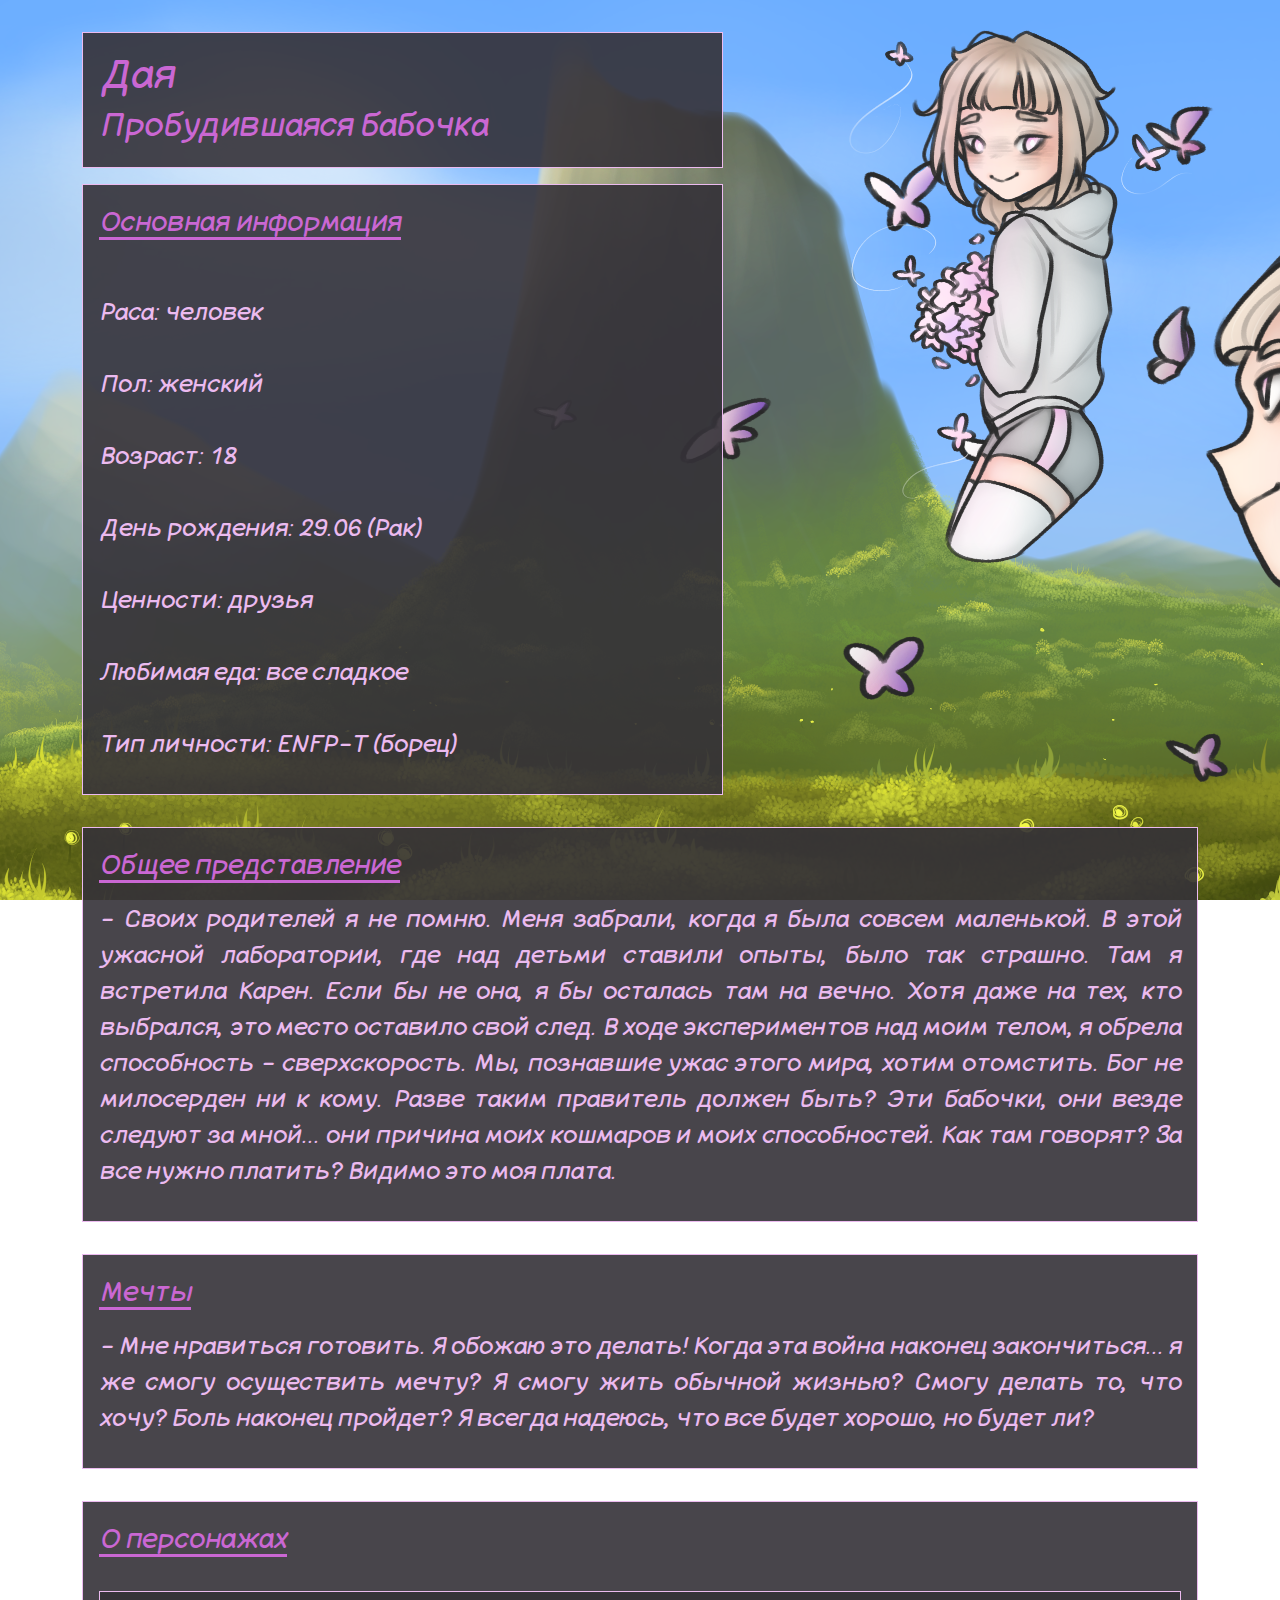
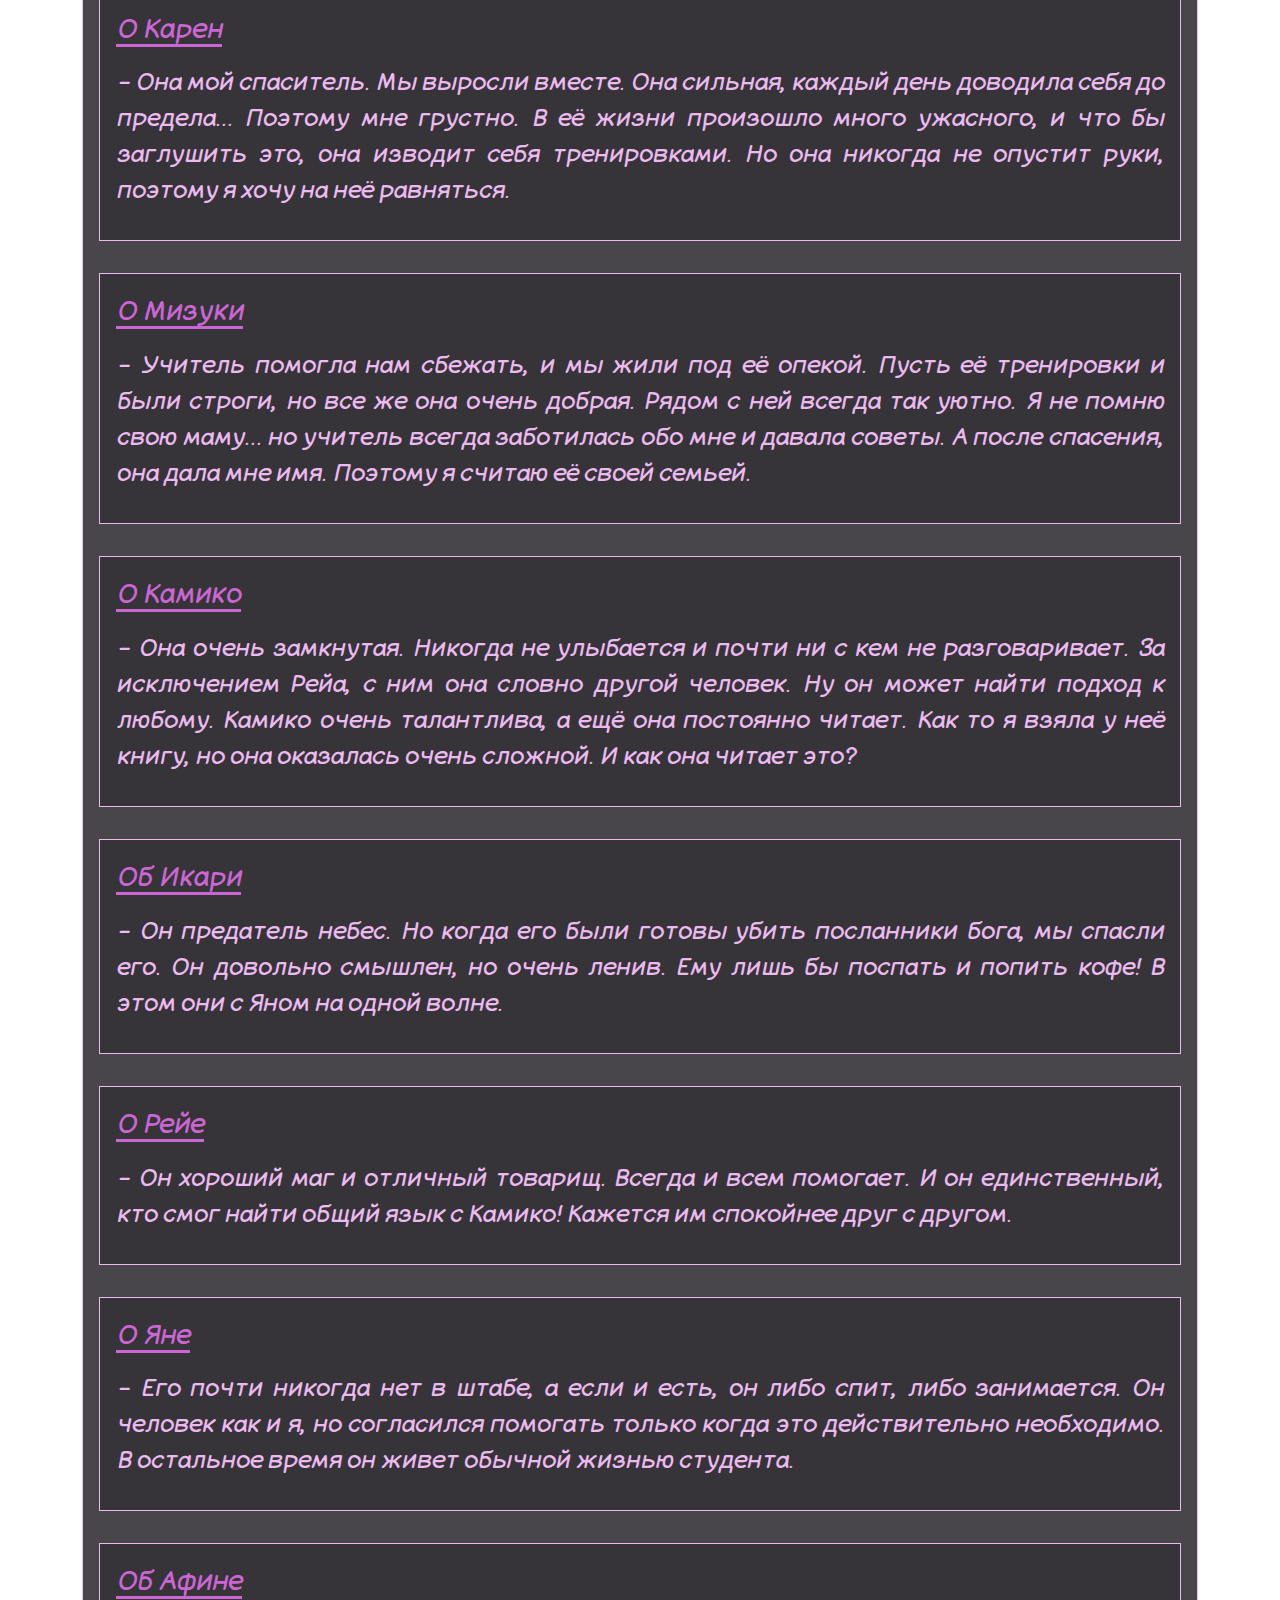
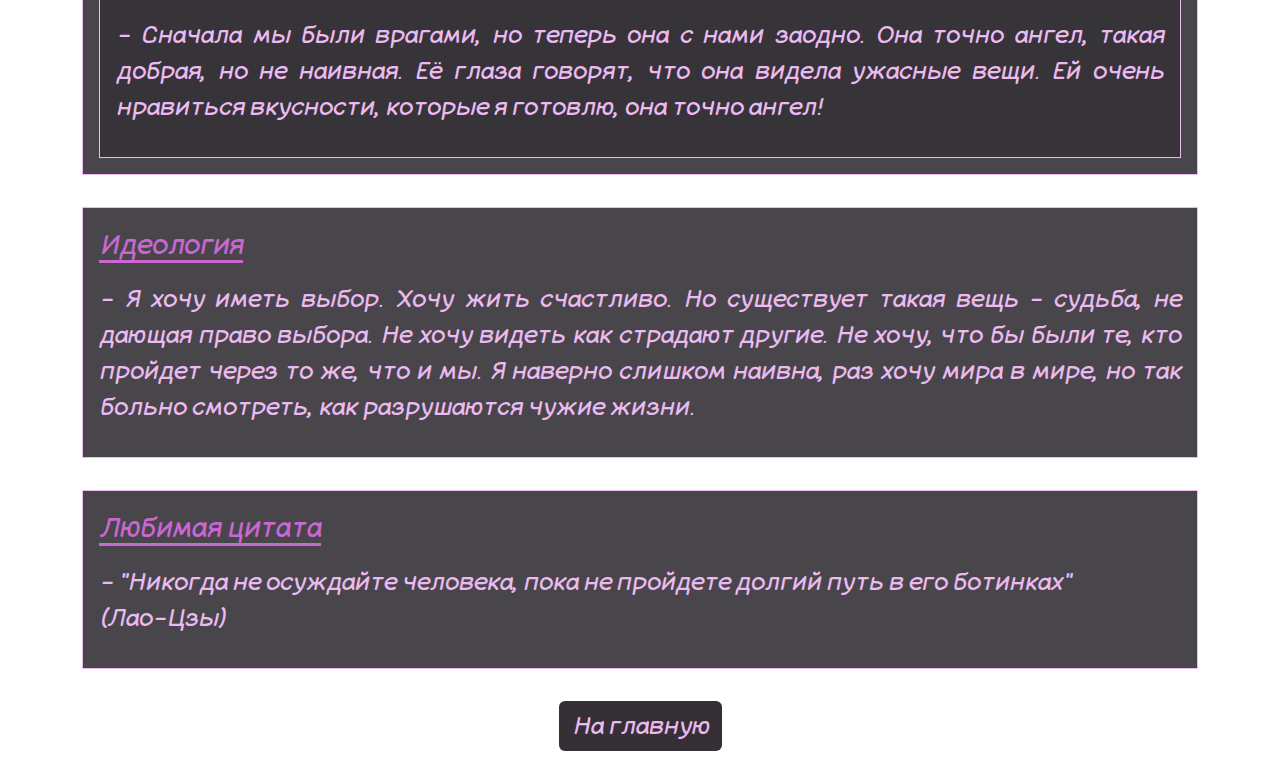
<file: Muis/Daya.html>
<!DOCTYPE html>
<html lang="en">
<head>
	<meta charset="UTF-8">
	<meta name="viewport" content="width=device-width, initial-scale=1.0">
	<title>Daya</title>
	  <link href="css/bootstrap.css" rel="stylesheet">
    <link href="css/daya.css" rel="stylesheet">
     <link rel="icon" href="img/icon.png">
</head>
<body>

<main>
	<div class="container">
		<div class="row">
			<div class="col-lg-7 col-md-6 col-sm-6">
				<div class="header">
				<h1>Дая</h1>
				<h2>Пробудившаяся бабочка</h2>
			    </div>
				    <div class="info">
  						<p class="tx-1">Основная информация</p>
  						<p class="tx-2"><br>Раса: человек</br>
                          <br>Пол: женский</br>
                          <br>Возраст: 18</br>
                          <br>День рождения: 29.06 (Рак)</br>
                          <br>Ценности: друзья</br>
                          <br>Любимая еда: все сладкое</br>
                          <br>Тип личности: ENFP-T (борец)</br></p>
  					</div>
			</div>
			<div class="imgc col-lg-4 col-md-3 col-sm-3 offset-lg-1">
				<img src="img/daya.png">
			</div>
		</div>

		<div class="row-1">
			<div class="col-lg-12 col-md-12 col-sm-12">
				<p class="tx-1">Общее представление</p>
				<p class="tx-2">- Своих родителей я не помню. Меня забрали, когда я была совсем маленькой. В этой ужасной лаборатории, где над детьми ставили опыты, было так страшно. Там я встретила Карен. Если бы не она, я бы осталась там на вечно. Хотя даже на тех, кто выбрался, это место оставило свой след. В ходе экспериментов над моим телом, я обрела способность - сверхскорость. Мы, познавшие ужас этого мира, хотим отомстить. Бог не милосерден ни к кому. Разве таким правитель должен быть? 
                Эти бабочки, они везде следуют за мной... они причина моих кошмаров и моих способностей. Как там говорят? За все нужно платить? Видимо это моя плата.</p>
			</div>
		</div>

		<div class="row-2">
			<div class="col-lg-12">
				<p class="tx-1">Мечты</p>
				<p class="tx-2">- Мне нравиться готовить. Я обожаю это делать! Когда эта война наконец закончиться... я же смогу осуществить мечту? Я смогу жить обычной жизнью? Смогу делать то, что хочу? Боль наконец пройдет? Я всегда надеюсь, что все будет хорошо, но будет ли? </p>
			</div>
		</div>

		<div class="row-3">
			<div class="col-lg-12 col-md-12 col-sm-12">
				<p class="tx-1">О персонажах</p>
			</div>

			<div class="row-4">
			<div class="col-lg-12 col-md-12 col-sm-12">
				<p class="tx-1">О Карен</p>
				<p class="tx-2">- Она мой спаситель. Мы выросли вместе. Она сильная, каждый день доводила себя до предела... Поэтому мне грустно. В её жизни произошло много ужасного, и что бы заглушить это, она изводит себя тренировками. Но она никогда не опустит руки, поэтому я хочу на неё равняться.</p>
			</div>
		</div>

		<div class="row-5">
			<div class="col-lg-12 col-md-12 col-sm-12">
				<p class="tx-1">О Мизуки</p>
				<p class="tx-2">- Учитель помогла нам сбежать, и мы жили под её опекой. Пусть её тренировки и были строги, но все же она очень добрая. Рядом с ней всегда так уютно. Я не помню свою маму... но учитель всегда заботилась обо мне и давала советы. А после спасения, она дала мне имя. Поэтому я считаю её своей семьей.</p>
			</div>
		</div>

		<div class="row-6">
			<div class="col-lg-12 col-md-12 col-sm-12">
				<p class="tx-1">О Камико</p>
				<p class="tx-2">- Она очень замкнутая. Никогда не улыбается и почти ни с кем не разговаривает. За исключением Рейа, с ним она словно другой человек. Ну он может найти подход к любому. Камико очень талантлива, а ещё она постоянно читает. Как то я взяла у неё книгу, но она оказалась очень сложной. И как она читает это?</p>
			</div>
		</div>

		<div class="row-7">
			<div class="col-lg-12 col-md-12 col-sm-12">
				<p class="tx-1">Об Икари</p>
				<p class="tx-2">- Он предатель небес. Но когда его были готовы убить посланники бога, мы спасли его. Он довольно смышлен, но очень ленив. Ему лишь бы поспать и попить кофе! В этом они с Яном на одной волне.</p>
			</div>
		</div>

		<div class="row-8">
			<div class="col-lg-12 col-md-12 col-sm-12">
				<p class="tx-1">О Рейе</p>
				<p class="tx-2">- Он хороший маг и отличный товарищ. Всегда и всем помогает. И он единственный, кто смог найти общий язык с Камико! Кажется им спокойнее друг с другом.</p>
			</div>
		</div>

		<div class="row-9">
			<div class="col-lg-12 col-md-12 col-sm-12">
				<p class="tx-1">О Яне</p>
				<p class="tx-2">- Его почти никогда нет в штабе, а если и есть, он либо спит, либо занимается. Он человек как и я, но согласился помогать только когда это действительно необходимо. В остальное время он живет обычной жизнью студента. </p>
			</div>
		</div>

		<div class="row-10">
			<div class="col-lg-12 col-md-12 col-sm-12">
				<p class="tx-1">Об Афине</p>
				<p class="tx-2">- Сначала мы были врагами, но теперь она с нами заодно. Она точно ангел, такая добрая, но не наивная. Её глаза говорят, что она видела ужасные вещи. Ей очень нравиться вкусности, которые я готовлю, она точно ангел!</p>
			</div>
		</div>
	</div>

	<div class="row-11">
		<div class="col-lg-12 col-md-12 col-sm-12">
			<p class="tx-1">Идеология</p>
			<p class="tx-2">- Я хочу иметь выбор. Хочу жить счастливо. Но существует такая вещь - судьба, не дающая право выбора. Не хочу видеть как страдают другие. Не хочу, что бы были те, кто пройдет через то же, что и мы. Я наверно слишком наивна, раз хочу мира в мире, но так больно смотреть, как разрушаются чужие жизни.</p>
		</div>
	</div>

		<div class="row-12">
		<div class="col-lg-12 col-md-12 col-sm-12">
			<p class="tx-1">Любимая цитата</p>
			<p class="tx-2">- "Никогда не осуждайте человека, пока не пройдете долгий путь в его ботинках"<br>(Лао-Цзы)</br></p>
		</div>
	</div>

	<div class="row-13 text-center">
		<div class="col-lg-2 offset-lg-5">
			<a href="index.html"><button type="button" class="btn btn-3 dropbtn">На главную</button></a>
		</div>
	</div>
	</div>
</main>

</div>
</body>
</html>
</file>
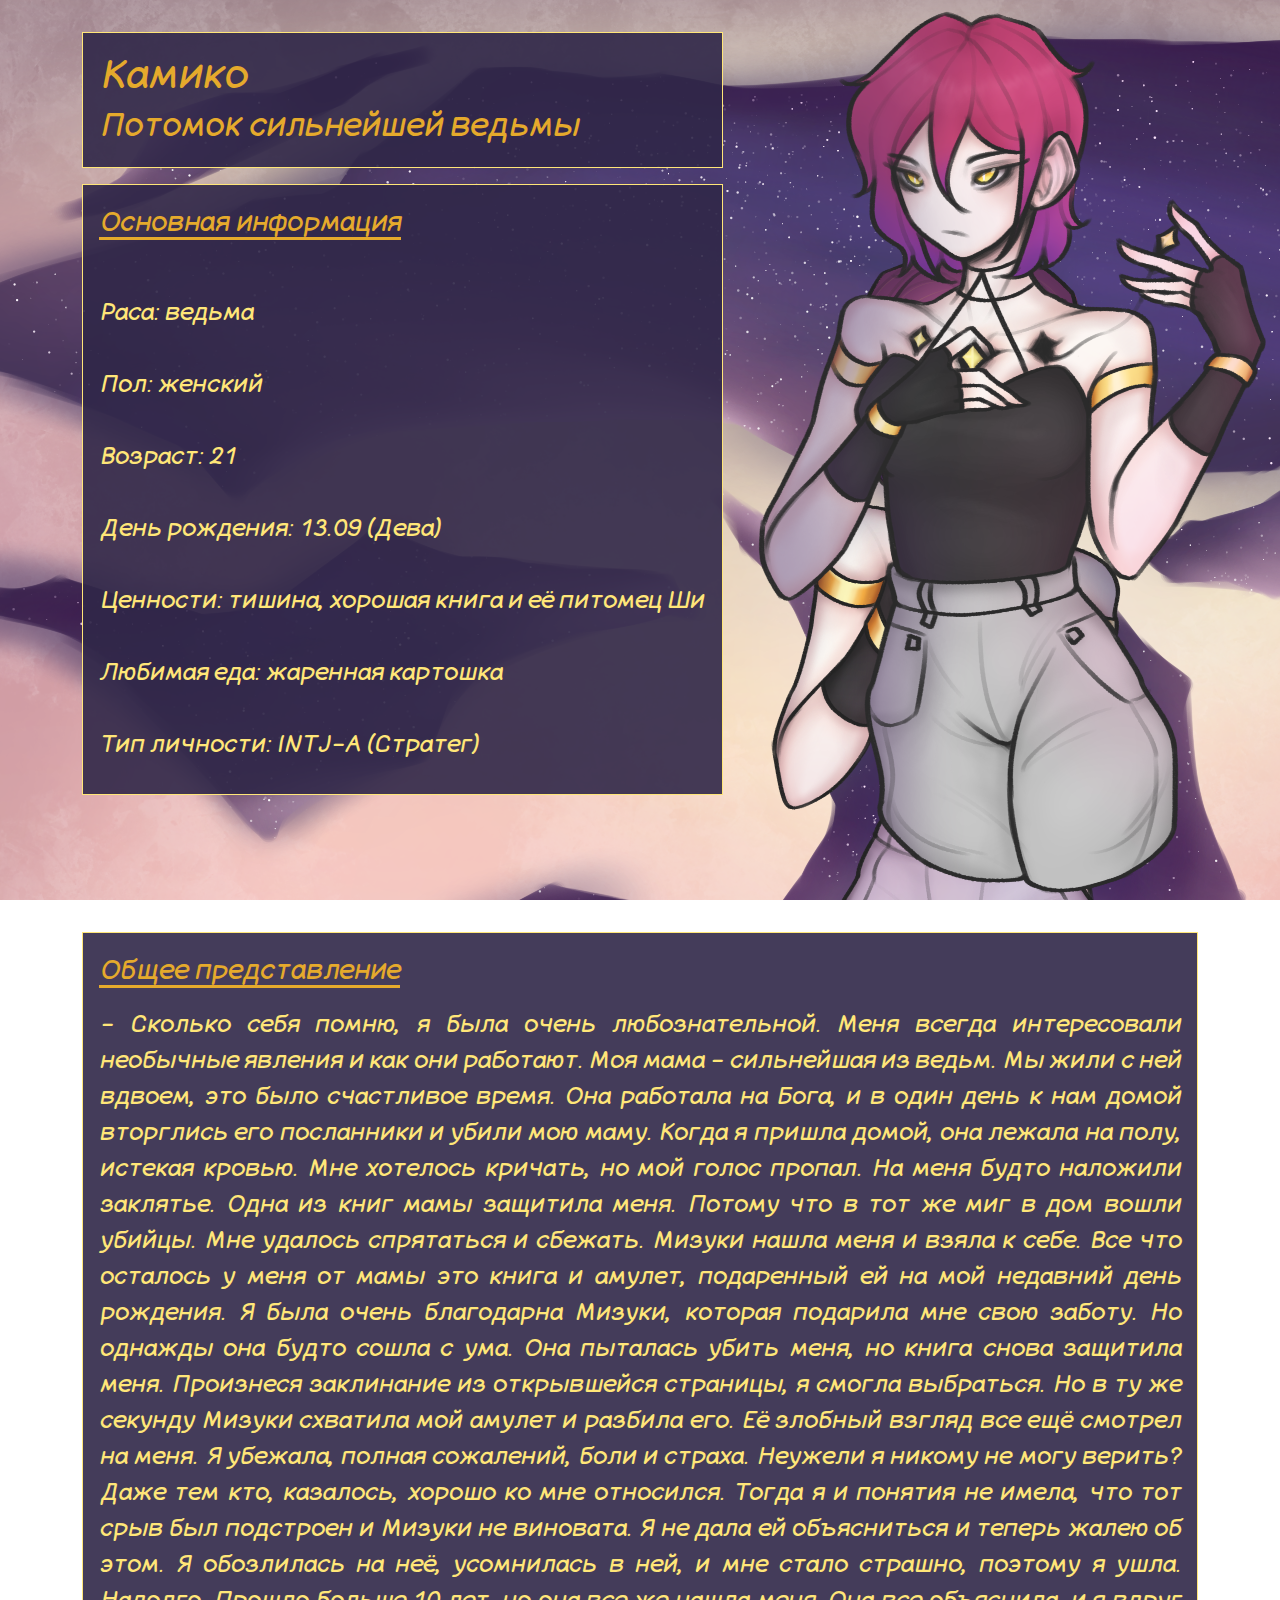
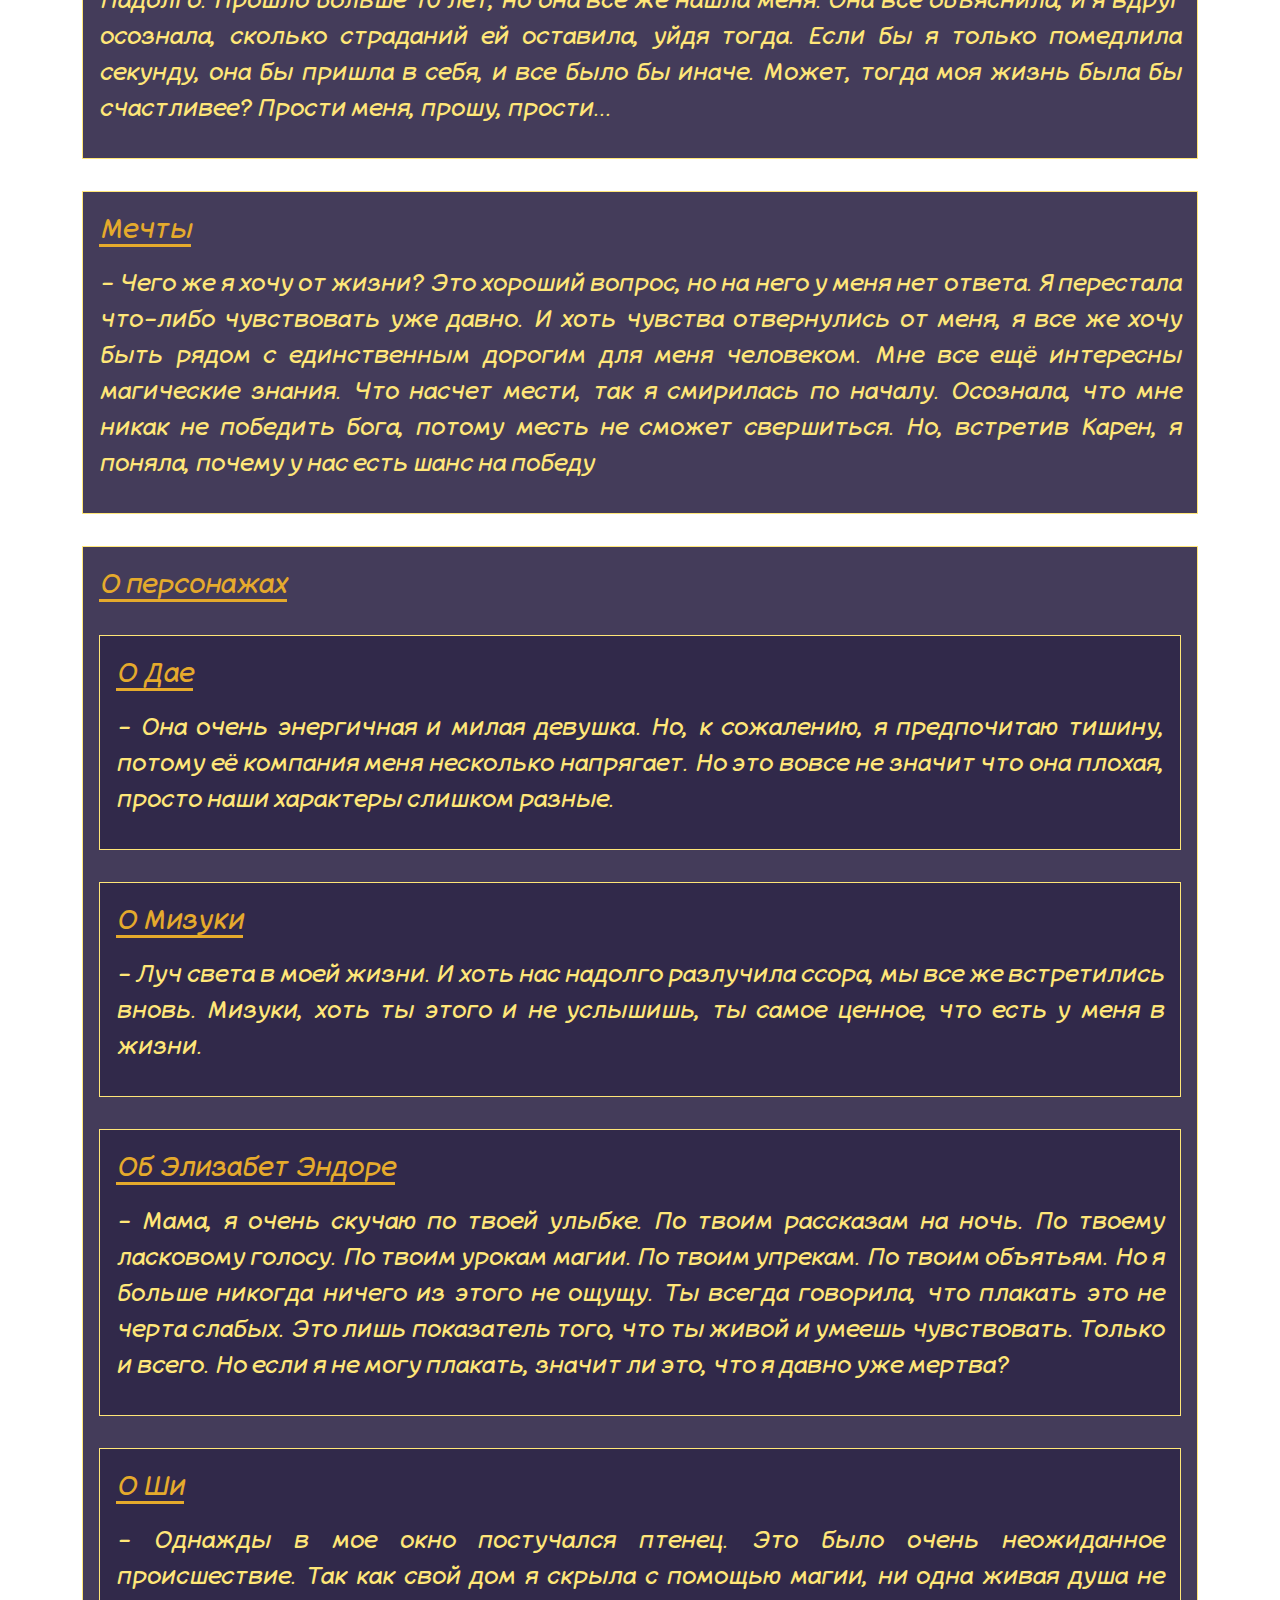
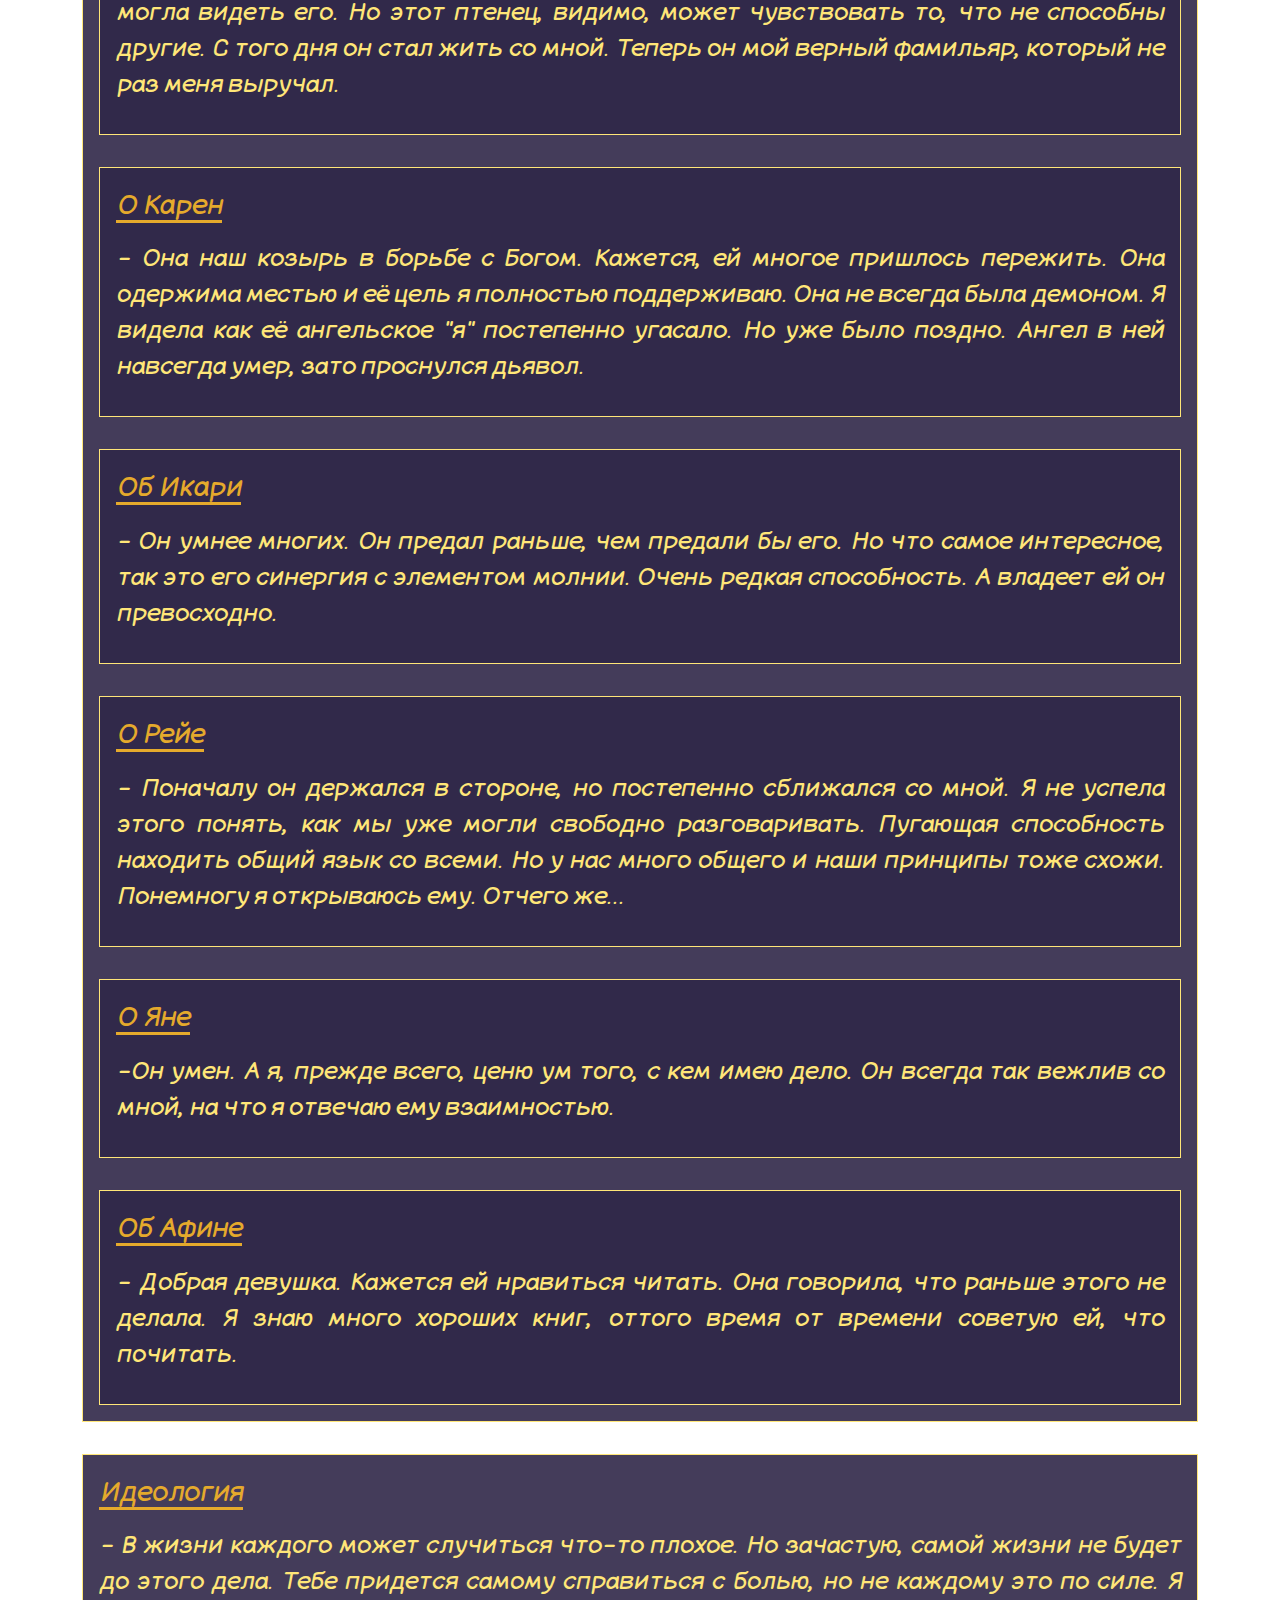
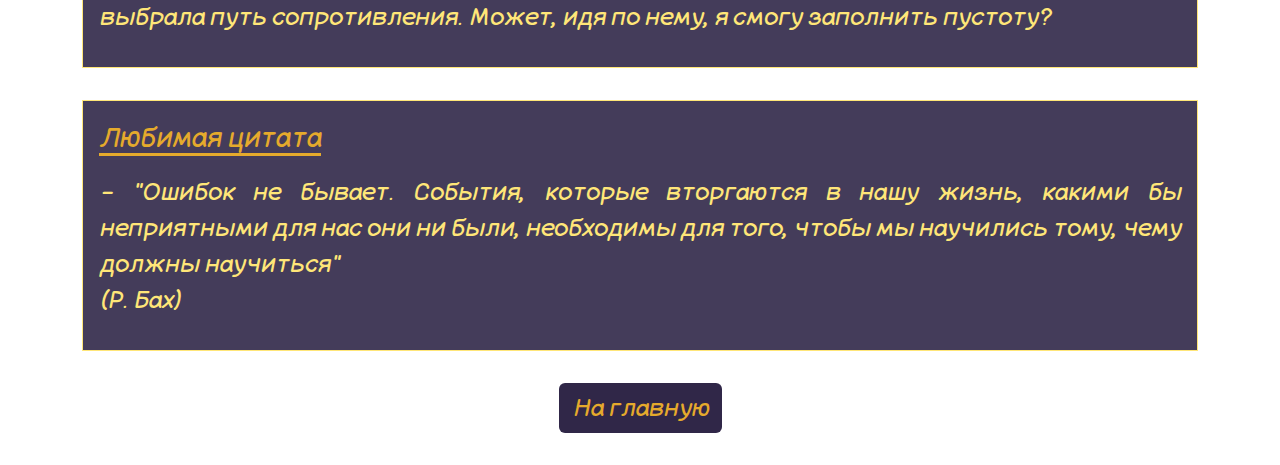
<file: Muis/Kamiko.html>
<!DOCTYPE html>
<html lang="en">
<head>
	<meta charset="UTF-8">
	<meta name="viewport" content="width=device-width, initial-scale=1.0">
	<title>Kamiko</title>
	 <link href="css/bootstrap.css" rel="stylesheet">
    <link href="css/Kamiko.css" rel="stylesheet">
     <link rel="icon" href="img/icon.png">
</head>
<body>

	<main>
	<div class="container">
		<div class="row">
			<div class="col-lg-7 col-md-6 col-sm-6">
				<div class="header">
				<h1>Камико</h1>
				<h2>Потомок сильнейшей ведьмы</h2>
			    </div>
				    <div class="info">
  						<p class="tx-1">Основная информация</p>
  						<p class="tx-2"><br>Раса: ведьма</br>
                          <br>Пол: женский</br>
                          <br>Возраст: 21</br>
                          <br>День рождения: 13.09 (Дева)</br>
                          <br>Ценности: тишина, хорошая книга и её питомец Ши</br>
                          <br>Любимая еда: жаренная картошка</br>
                          <br>Тип личности: INTJ-A (Стратег)</br></p>
  					</div>
			</div>
			<div class="imgc col-lg-4 col-md-3 col-sm-3">
				<img src="img/kamiko.png">
			</div>
		</div>

		<div class="row-1">
			<div class="col-lg-12 col-md-12 col-sm-12">
				<p class="tx-1">Общее представление</p>
				<p class="tx-2">- Сколько себя помню, я была очень любознательной. Меня всегда интересовали необычные явления и как они работают. Моя мама - сильнейшая из ведьм. Мы жили с ней вдвоем, это было счастливое время. Она работала на Бога, и в один день к нам домой вторглись его посланники и убили мою маму. Когда я пришла домой, она лежала на полу, истекая кровью. Мне хотелось кричать, но мой голос пропал. На меня будто наложили заклятье. Одна из книг мамы защитила меня. Потому что в тот же миг в дом вошли убийцы. Мне удалось спрятаться и сбежать. Мизуки нашла меня и взяла к себе. Все что осталось у меня от мамы это книга и амулет, подаренный ей на мой недавний день рождения. Я была очень благодарна Мизуки, которая подарила мне свою заботу. Но однажды она будто сошла с ума. Она пыталась убить меня, но книга снова защитила меня. Произнеся заклинание из открывшейся страницы, я смогла выбраться. Но в ту же секунду Мизуки схватила мой амулет и разбила его. Её злобный взгляд все ещё смотрел на меня. Я убежала, полная сожалений, боли и страха. Неужели я никому не могу верить? Даже тем кто, казалось, хорошо ко мне относился. Тогда я и понятия не имела, что тот срыв был подстроен и Мизуки не виновата. Я не дала ей объясниться и теперь жалею об этом. Я обозлилась на неё, усомнилась в ней, и мне стало страшно, поэтому я ушла. Надолго. Прошло больше 10 лет, но она все же нашла меня. Она все объяснила, и я вдруг осознала, сколько страданий ей оставила, уйдя тогда. Если бы я только помедлила секунду, она бы пришла в себя, и все было бы иначе. Может, тогда моя жизнь была бы счастливее? Прости меня, прошу, прости...</p>
			</div>
		</div>

		<div class="row-2">
			<div class="col-lg-12">
				<p class="tx-1">Мечты</p>
				<p class="tx-2">- Чего же я хочу от жизни? Это хороший вопрос, но на него у меня нет ответа. Я перестала что-либо чувствовать уже давно. И хоть чувства отвернулись от меня, я все же хочу быть рядом с единственным дорогим для меня человеком. Мне все ещё интересны магические знания. Что насчет мести, так я смирилась по началу. Осознала, что мне никак не победить бога, потому месть не сможет свершиться. Но, встретив Карен, я поняла, почему у нас есть шанс на победу</p>
			</div>
		</div>

		<div class="row-3">
			<div class="col-lg-12 col-md-12 col-sm-12">
				<p class="tx-1">О персонажах</p>
			</div>

			<div class="row-4">
			<div class="col-lg-12 col-md-12 col-sm-12">
				<p class="tx-1">О Дае</p>
				<p class="tx-2">- Она очень энергичная и милая девушка. Но, к сожалению, я предпочитаю тишину, потому её компания меня несколько напрягает. Но это вовсе не значит что она плохая, просто наши характеры слишком разные.</p>
			</div>
		</div>

		<div class="row-5">
			<div class="col-lg-12 col-md-12 col-sm-12">
				<p class="tx-1">О Мизуки</p>
				<p class="tx-2">- Луч света в моей жизни. И хоть нас надолго разлучила ссора, мы все же встретились вновь. Мизуки, хоть ты этого и не услышишь, ты самое ценное, что есть у меня в жизни.</p>
			</div>
		</div>

		<div class="row-6">
			<div class="col-lg-12 col-md-12 col-sm-12">
				<p class="tx-1">Об Элизабет Эндоре</p>
				<p class="tx-2">- Мама, я очень скучаю по твоей улыбке. По твоим рассказам на ночь. По твоему ласковому голосу. По твоим урокам магии. По твоим упрекам. По твоим объятьям. Но я больше никогда ничего из этого не ощущу. Ты всегда говорила, что плакать это не черта слабых. Это лишь показатель того, что ты живой и умеешь чувствовать. Только и всего. Но если я не могу плакать, значит ли это, что я давно уже мертва?</p>
			</div>
		</div>

        <div class="row-7">
			<div class="col-lg-12 col-md-12 col-sm-12">
				<p class="tx-1">О Ши</p>
				<p class="tx-2">- Однажды в мое окно постучался птенец. Это было очень неожиданное происшествие. Так как свой дом я скрыла с помощью магии, ни одна живая душа не могла видеть его. Но этот птенец, видимо, может чувствовать то, что не способны другие. С того дня он стал жить со мной. Теперь он мой верный фамильяр, который не раз меня выручал.</p>
			</div>
		</div>

		<div class="row-8">
			<div class="col-lg-12 col-md-12 col-sm-12">
				<p class="tx-1">О Карен</p>
				<p class="tx-2">- Она наш козырь в борьбе с Богом. Кажется, ей многое пришлось пережить. Она одержима местью и её цель я полностью поддерживаю. Она не всегда была демоном. Я видела как её ангельское "я" постепенно угасало. Но уже было поздно. Ангел в ней навсегда умер, зато проснулся дьявол.</p>
			</div>
		</div>

		<div class="row-9">
			<div class="col-lg-12 col-md-12 col-sm-12">
				<p class="tx-1">Об Икари</p>
				<p class="tx-2">- Он умнее многих. Он предал раньше, чем предали бы его. Но что самое интересное, так это его синергия с элементом молнии. Очень редкая способность. А владеет ей он превосходно.</p>
			</div>
		</div>

		<div class="row-10">
			<div class="col-lg-12 col-md-12 col-sm-12">
				<p class="tx-1">О Рейе</p>
				<p class="tx-2">- Поначалу он держался в стороне, но постепенно сближался со мной. Я не успела этого понять, как мы уже могли свободно разговаривать. Пугающая способность находить общий язык со всеми. Но у нас много общего и наши принципы тоже схожи. Понемногу я открываюсь ему. Отчего же...</p>
			</div>
		</div>

		<div class="row-11">
			<div class="col-lg-12 col-md-12 col-sm-12">
				<p class="tx-1">О Яне</p>
				<p class="tx-2">-Он умен. А я, прежде всего, ценю ум того, с кем имею дело. Он всегда так вежлив со мной, на что я отвечаю ему взаимностью.</p>
			</div>
		</div>

		<div class="row-12">
			<div class="col-lg-12 col-md-12 col-sm-12">
				<p class="tx-1">Об Афине</p>
				<p class="tx-2">- Добрая девушка. Кажется ей нравиться читать. Она говорила, что раньше этого не делала. Я знаю много хороших книг, оттого время от времени советую ей, что почитать.</p>
			</div>
		</div>
	</div>

	<div class="row-13">
		<div class="col-lg-12 col-md-12 col-sm-12">
			<p class="tx-1">Идеология</p>
			<p class="tx-2">- В жизни каждого может случиться что-то плохое. Но зачастую, самой жизни не будет до этого дела. Тебе придется самому справиться с болью, но не каждому это по силе. Я выбрала путь сопротивления. Может, идя по нему, я смогу заполнить пустоту?</p>
		</div>
	</div>

		<div class="row-14">
		<div class="col-lg-12 col-md-12 col-sm-12">
			<p class="tx-1">Любимая цитата</p>
			<p class="tx-2">- "Ошибок не бывает. События, которые вторгаются в нашу жизнь, какими бы неприятными для нас они ни были, необходимы для того, чтобы мы научились тому, чему должны научиться"<br>(Р. Бах)</br></p>
		</div>
	</div>

	<div class="row-15 text-center">
		<div class="col-lg-2 offset-lg-5">
			<a href="index.html"><button type="button" class="btn btn-3 dropbtn">На главную</button></a>
		</div>
	</div>
	</div>
</main>

	
</body>
</html>
</file>
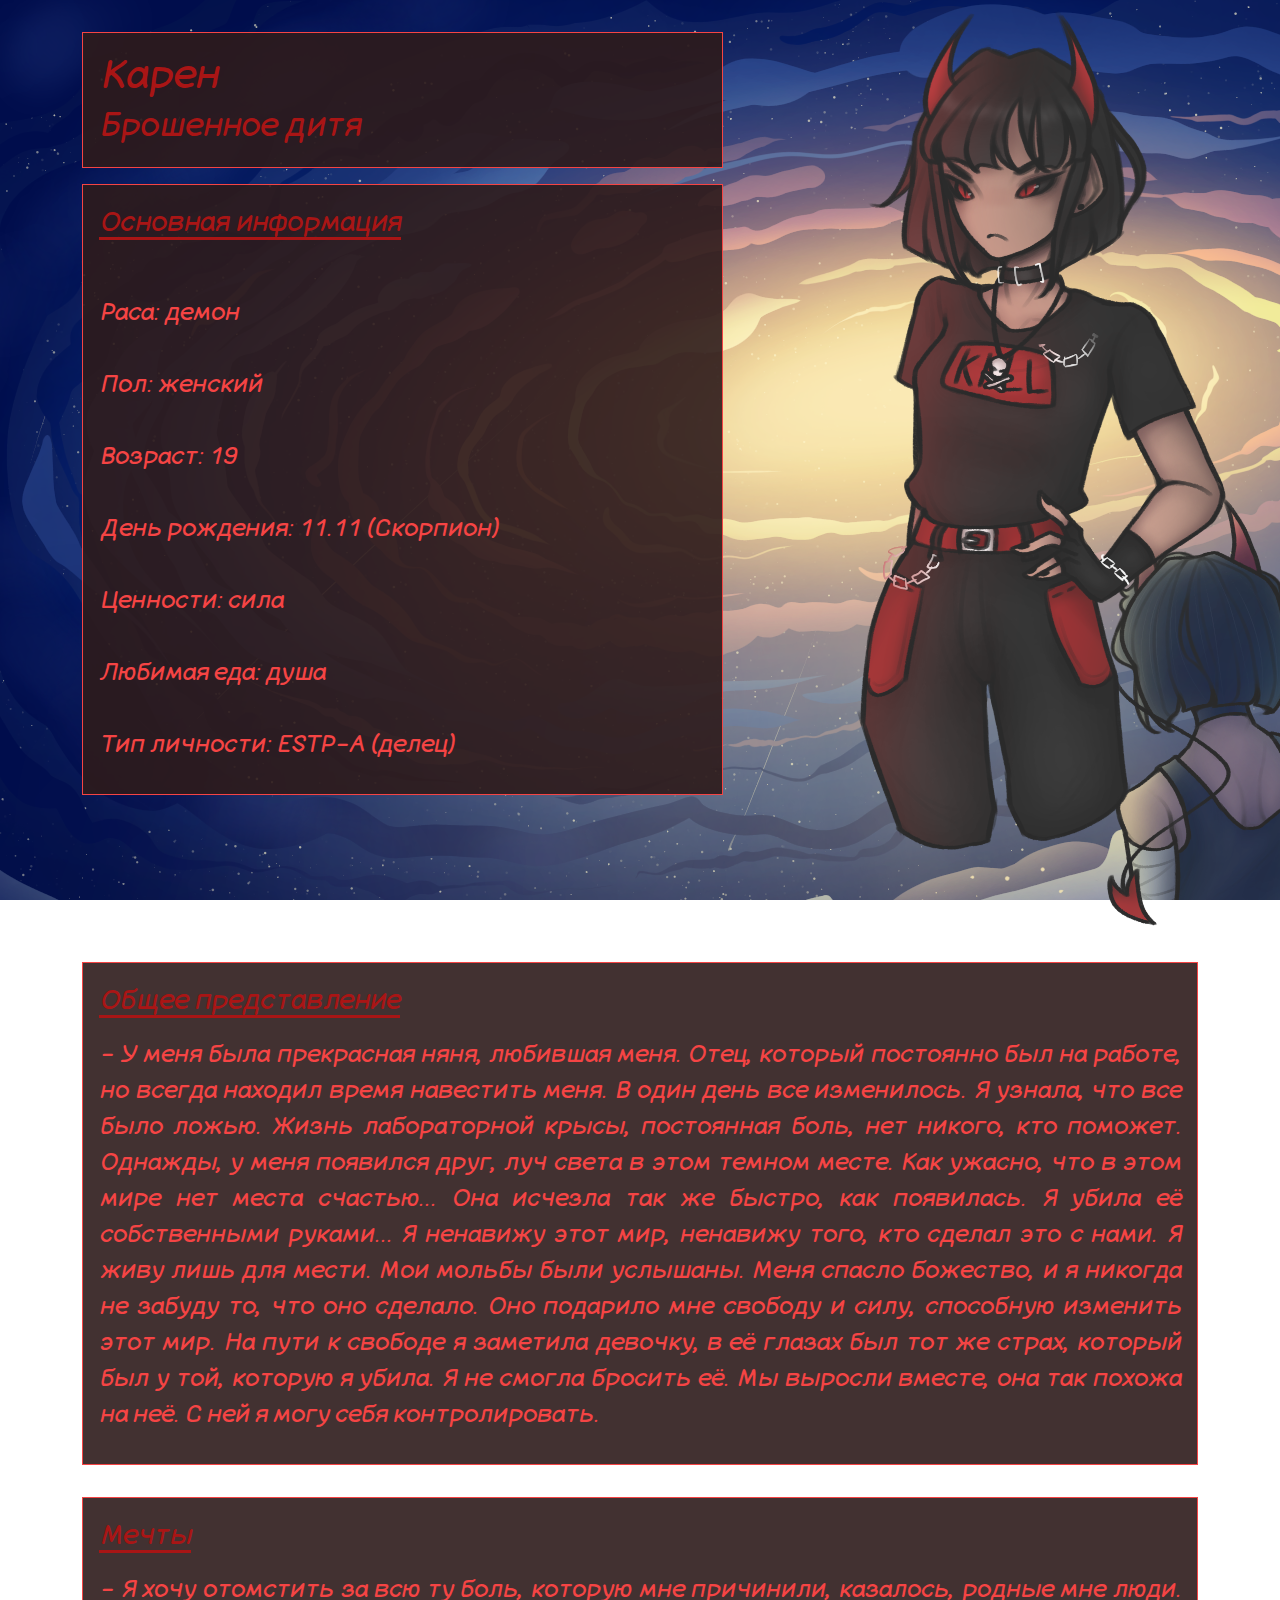
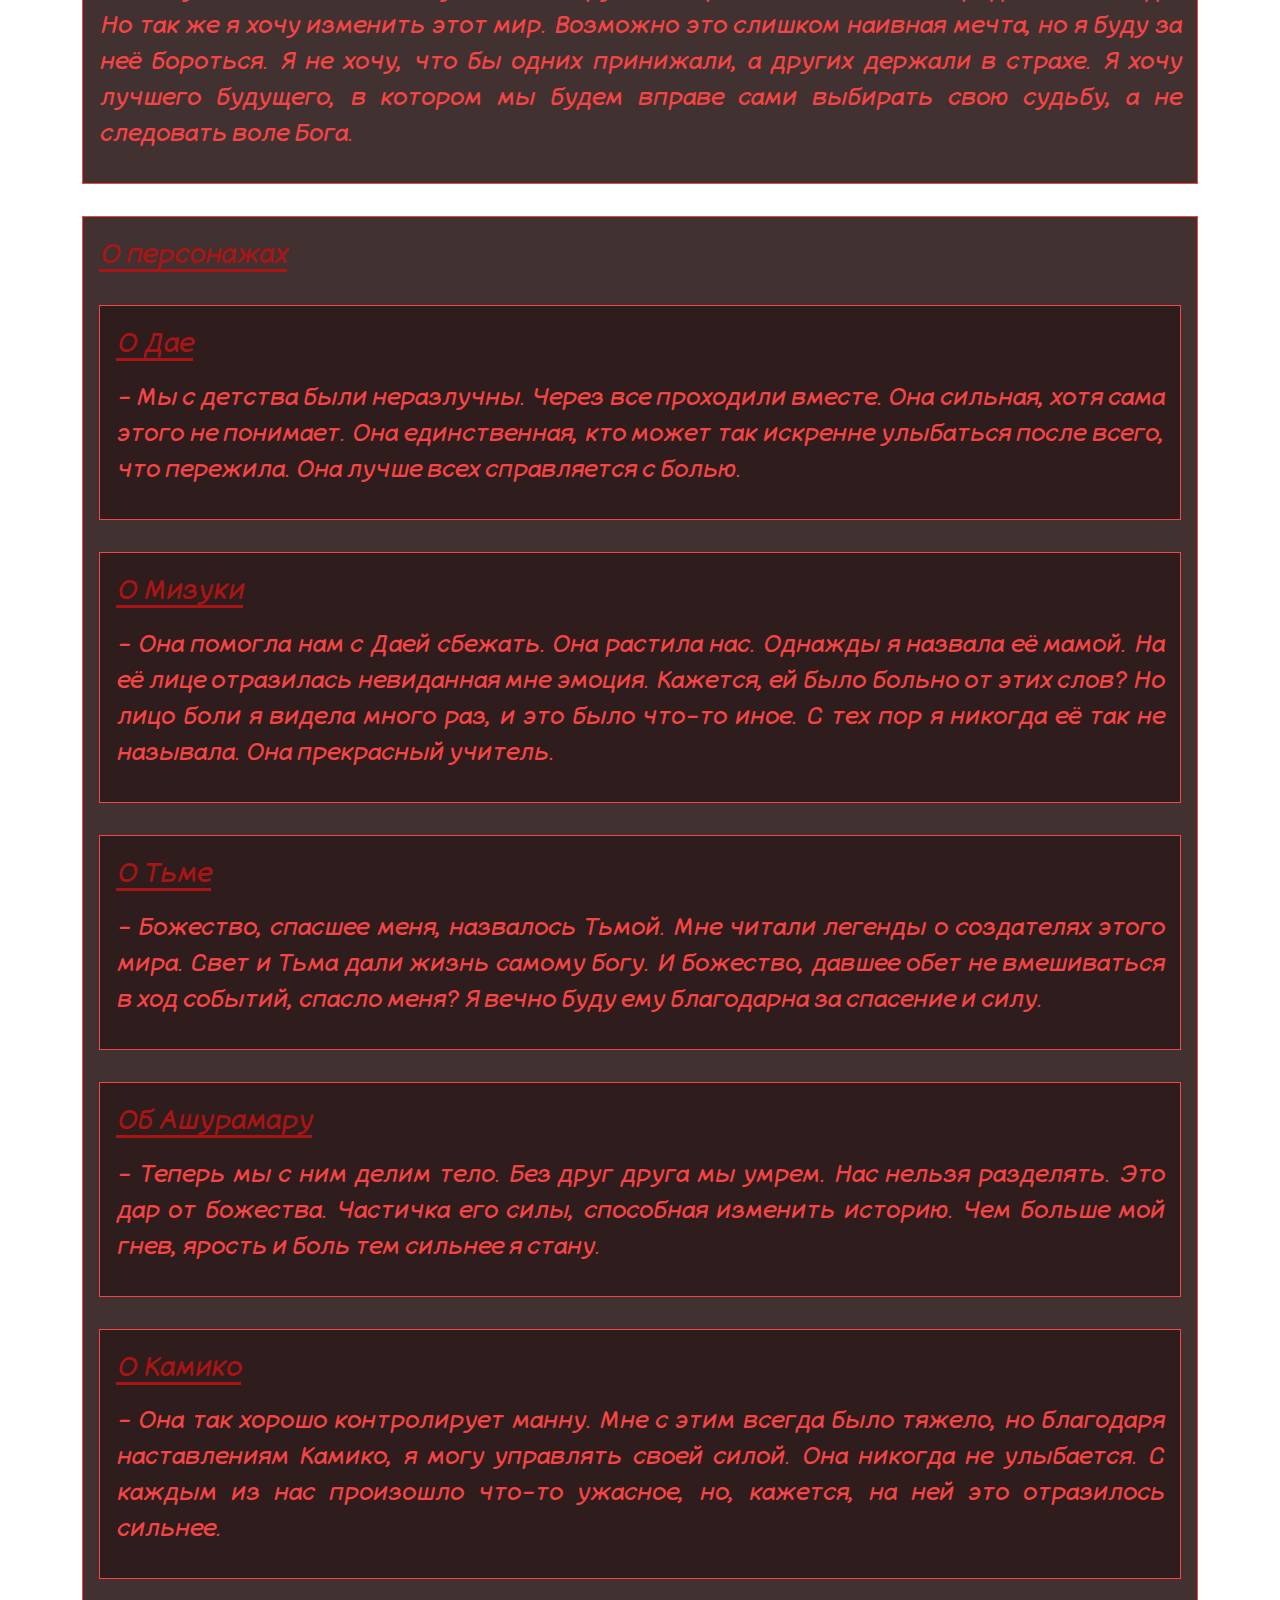
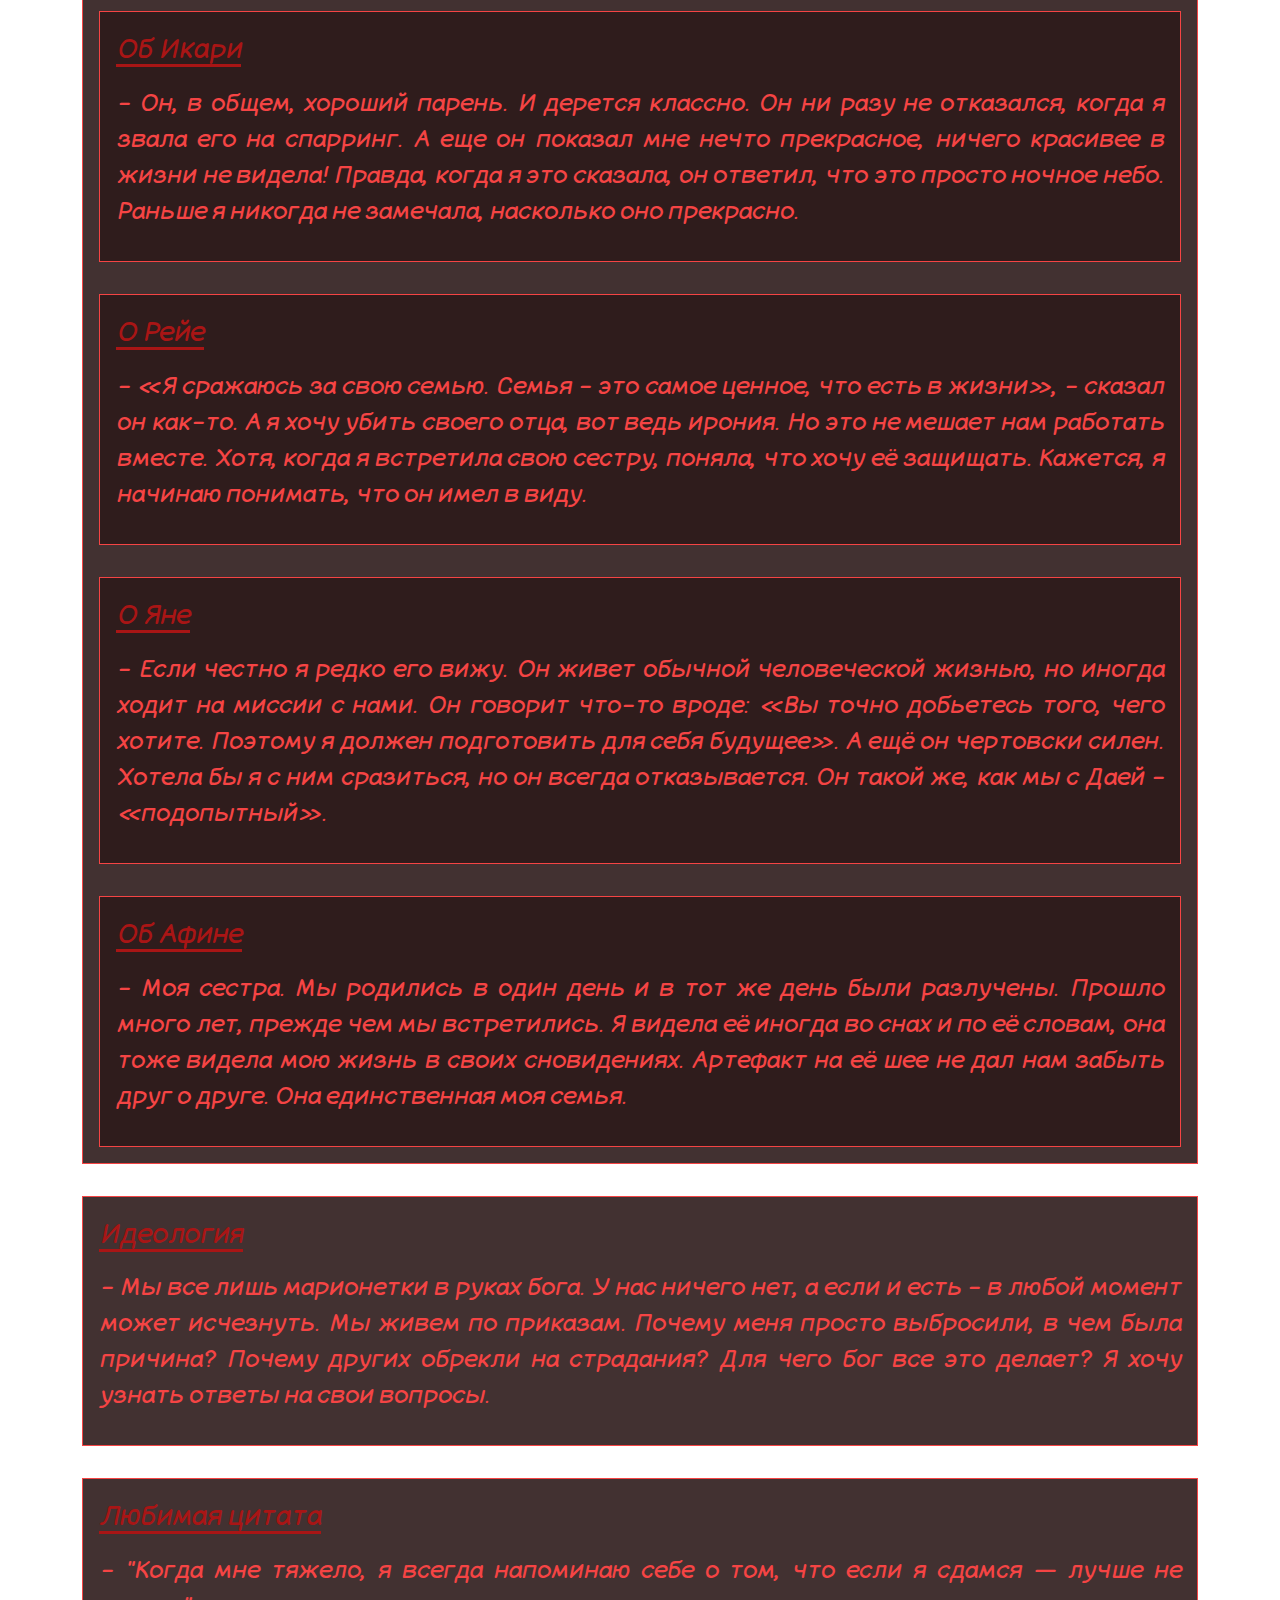
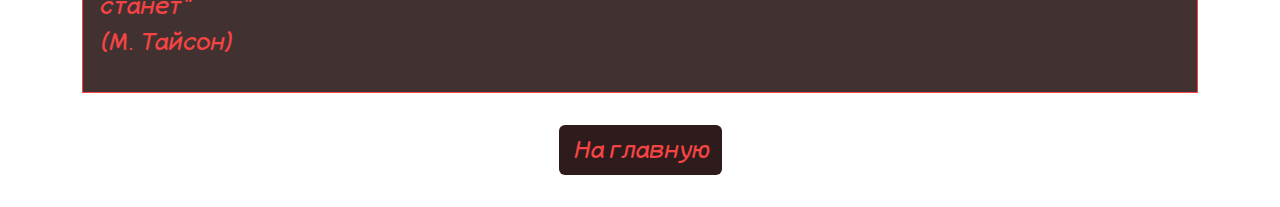
<file: Muis/Karen.html>
<!DOCTYPE html>
<html lang="en">
<head>
	<meta charset="UTF-8">
	<meta name="viewport" content="width=device-width, initial-scale=1.0">
	<title>Karen</title>
	  <link href="css/bootstrap.css" rel="stylesheet">
    <link href="css/karen.css" rel="stylesheet">
     <link rel="icon" href="img/icon.png">
</head>
<body>

<main>
	<div class="container">
		<div class="row">
			<div class="col-lg-7 col-md-6 col-sm-6">
				<div class="header">
				<h1>Карен</h1>
				<h2>Брошенное дитя</h2>
			    </div>
				    <div class="info">
  						<p class="tx-1">Основная информация</p>
  						<p class="tx-2"><br>Раса: демон</br>
                          <br>Пол: женский</br>
                          <br>Возраст: 19</br>
                          <br>День рождения: 11.11 (Скорпион)</br>
                          <br>Ценности: сила</br>
                          <br>Любимая еда: душа</br>
                          <br>Тип личности: ESTP-A (делец)</br></p>
  					</div>
			</div>
			<div class="imgc col-lg-4 col-md-3 col-sm-3 offset-lg-1">
				<img src="img/karen.png">
			</div>
		</div>

		<div class="row-1">
			<div class="col-lg-12 col-md-12 col-sm-12">
				<p class="tx-1">Общее представление</p>
				<p class="tx-2">- У меня была прекрасная няня, любившая меня. Отец, который постоянно был на работе, но всегда находил время навестить меня. В один день все изменилось. Я узнала, что все было ложью. Жизнь лабораторной крысы, постоянная боль, нет никого, кто поможет. Однажды, у меня появился друг, луч света в этом темном месте. Как ужасно, что в этом мире нет места счастью... Она исчезла так же быстро, как появилась. Я убила её собственными руками... Я ненавижу этот мир, ненавижу того, кто сделал это с нами. Я живу лишь для мести.
Мои мольбы были услышаны. Меня спасло божество, и я никогда не забуду то, что оно сделало. Оно подарило мне свободу и силу, способную изменить этот мир. На пути к свободе я заметила девочку, в её глазах был тот же страх, который был у той, которую я убила. Я не смогла бросить её. Мы выросли вместе, она так похожа на неё. С ней я могу себя контролировать. </p>
			</div>
		</div>

		<div class="row-2">
			<div class="col-lg-12">
				<p class="tx-1">Мечты</p>
				<p class="tx-2">- Я хочу отомстить за всю ту боль, которую мне причинили, казалось, родные мне люди. Но так же я хочу изменить этот мир. Возможно это слишком наивная мечта, но я буду за неё бороться. Я не хочу, что бы одних принижали, а других держали в страхе. Я хочу лучшего будущего, в котором мы будем вправе сами выбирать свою судьбу, а не следовать воле Бога.</p>
			</div>
		</div>

		<div class="row-3">
			<div class="col-lg-12 col-md-12 col-sm-12">
				<p class="tx-1">О персонажах</p>
			</div>

			<div class="row-4">
			<div class="col-lg-12 col-md-12 col-sm-12">
				<p class="tx-1">О Дае</p>
				<p class="tx-2">- Мы с детства были неразлучны. Через все проходили вместе. Она сильная, хотя сама этого не понимает. Она единственная, кто может так искренне улыбаться после всего, что пережила. Она лучше всех справляется с болью.</p>
			</div>
		</div>

		<div class="row-5">
			<div class="col-lg-12 col-md-12 col-sm-12">
				<p class="tx-1">О Мизуки</p>
				<p class="tx-2">- Она помогла нам с Даей сбежать. Она растила нас. Однажды я назвала её мамой. На её лице отразилась невиданная мне эмоция. Кажется, ей было больно от этих слов? Но лицо боли я видела много раз, и это было что-то иное. С тех пор я никогда её так не называла. Она прекрасный учитель.</p>
			</div>
		</div>

		<div class="row-6">
			<div class="col-lg-12 col-md-12 col-sm-12">
				<p class="tx-1">О Тьме</p>
				<p class="tx-2">- Божество, спасшее меня, назвалось Тьмой. Мне читали легенды о создателях этого мира. Свет и Тьма дали жизнь самому богу. И божество, давшее обет не вмешиваться в ход событий, спасло меня? Я вечно буду ему благодарна за спасение и силу.</p>
			</div>
		</div>

        <div class="row-7">
			<div class="col-lg-12 col-md-12 col-sm-12">
				<p class="tx-1">Об Ашурамару</p>
				<p class="tx-2">- Теперь мы с ним делим тело. Без друг друга мы умрем. Нас нельзя разделять. Это дар от божества. Частичка его силы, способная изменить историю. Чем больше мой гнев, ярость и боль тем сильнее я стану.</p>
			</div>
		</div>

		<div class="row-8">
			<div class="col-lg-12 col-md-12 col-sm-12">
				<p class="tx-1">О Камико</p>
				<p class="tx-2">- Она так хорошо контролирует манну. Мне с этим всегда было тяжело, но благодаря наставлениям Камико, я могу управлять своей силой. Она никогда не улыбается. С каждым из нас произошло что-то ужасное, но, кажется, на ней это отразилось сильнее.</p>
			</div>
		</div>

		<div class="row-9">
			<div class="col-lg-12 col-md-12 col-sm-12">
				<p class="tx-1">Об Икари</p>
				<p class="tx-2">- Он, в общем, хороший парень. И дерется классно. Он ни разу не отказался, когда я звала его на спарринг. А еще он показал мне нечто прекрасное, ничего красивее в жизни не видела! Правда, когда я это сказала, он ответил, что это просто ночное небо. Раньше я никогда не замечала, насколько оно прекрасно. </p>
			</div>
		</div>

		<div class="row-10">
			<div class="col-lg-12 col-md-12 col-sm-12">
				<p class="tx-1">О Рейе</p>
				<p class="tx-2">- «Я сражаюсь за свою семью. Семья - это самое ценное, что есть в жизни», - сказал он как-то. А я хочу убить своего отца, вот ведь ирония. Но это не мешает нам работать вместе. Хотя, когда я встретила свою сестру, поняла, что хочу её защищать. Кажется, я начинаю понимать, что он имел в виду.</p>
			</div>
		</div>

		<div class="row-11">
			<div class="col-lg-12 col-md-12 col-sm-12">
				<p class="tx-1">О Яне</p>
				<p class="tx-2">- Если честно я редко его вижу. Он живет обычной человеческой жизнью, но иногда ходит на миссии с нами. Он говорит что-то вроде: «Вы точно добьетесь того, чего хотите. Поэтому я должен подготовить для себя будущее». А ещё он чертовски силен. Хотела бы я с ним сразиться, но он всегда отказывается. Он такой же, как мы с Даей - «подопытный».</p>
			</div>
		</div>

		<div class="row-12">
			<div class="col-lg-12 col-md-12 col-sm-12">
				<p class="tx-1">Об Афине</p>
				<p class="tx-2">- Моя сестра. Мы родились в один день и в тот же день были разлучены. Прошло много лет, прежде чем мы встретились. Я видела её иногда во снах и по её словам, она тоже видела мою жизнь в своих сновидениях. Артефакт на её шее не дал нам забыть друг о друге. Она единственная моя семья.</p>
			</div>
		</div>
	</div>

	<div class="row-13">
		<div class="col-lg-12 col-md-12 col-sm-12">
			<p class="tx-1">Идеология</p>
			<p class="tx-2">- Мы все лишь марионетки в руках бога. У нас ничего нет, а если и есть - в любой момент может исчезнуть. Мы живем по приказам. Почему меня просто выбросили, в чем была причина? Почему других обрекли на страдания? Для чего бог все это делает? Я хочу узнать ответы на свои вопросы.</p>
		</div>
	</div>

		<div class="row-14">
		<div class="col-lg-12 col-md-12 col-sm-12">
			<p class="tx-1">Любимая цитата</p>
			<p class="tx-2">- "Когда мне тяжело, я всегда напоминаю себе о том, что если я сдамся — лучше не станет"<br>(М. Тайсон)</br></p>
		</div>
	</div>

	<div class="row-15 text-center">
		<div class="col-lg-2 offset-lg-5">
			<a href="index.html"><button type="button" class="btn btn-3 dropbtn">На главную</button></a>
		</div>
	</div>
	</div>
</main>

</body>
</html>
</file>
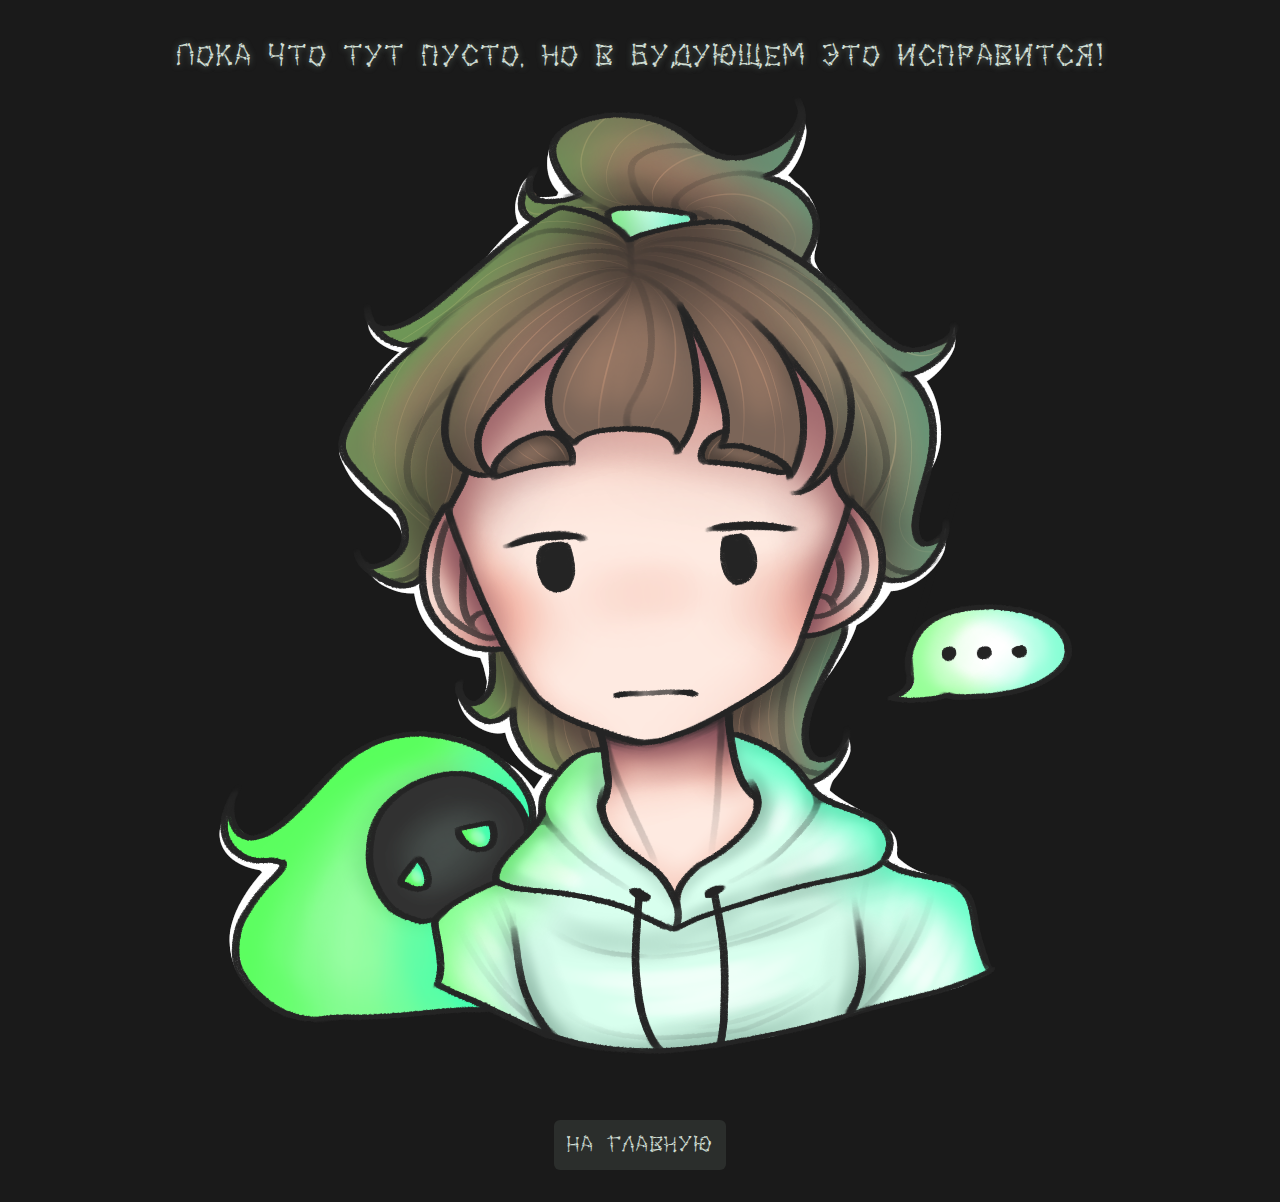
<file: Muis/Lore.html>
<!DOCTYPE html>
<html lang="en">
<head>
	<meta charset="UTF-8">
	<meta name="viewport" content="width=device-width, initial-scale=1.0">
	<title>Lore</title>
	<link href="css/bootstrap.css" rel="stylesheet">
    <link href="css/Lore.css" rel="stylesheet">
     <link rel="icon" href="img/icon.png">
</head>
<body>
	
	<main>
		<div class="container">
			<div class="header text-center">
				<p class="tx-1">Пока что тут пусто, но в будующем это исправится!</p>
				<img class="imgc" src="img/icon-inomirec.png">
			</div>
			<div class="back text-center">
				<a href="index.html"><button type="button" class="btn btn-3 dropbtn">На главную</button></a>
			</div>
		</div>
	</main>


</body>
</html>
</file>
<file: Muis/css/daya.css>
@font-face {
    font-family: 'Bad Comic';
    src: url('../fonts/BadComic-Italic.eot');
    src: url('../fonts/BadComic-Italic.eot') format('embedded-opentype'),
        url('../fonts/BadComic-Italic.woff2') format('woff2'),
        url('../fonts/BadComic-Italic.woff') format('woff'),
        url('../fonts/BadComic-Italic.ttf') format('truetype'),
        url('../fonts/BadComic-Italic') format('svg');
    font-weight: normal;
    font-style: italic;
    font-display: swap;
}


body {
background: url(../img/fons.png) ;
background-attachment: fixed;
font-family: 'Bad Comic', sans-serif;
hyphens: auto;
}
.header {
    padding: 1rem;
    border: 0.1rem solid #ebbaef;
    color: #ca67d3;
    margin-top: 2rem;
    background-color: #343036;
    background: rgba(52, 49, 55, 0.9);
}
.info {
    padding: 1rem;
    border: 0.1rem solid #ebbaef;
    margin-top: 1rem;
    background-color: #343036; 
    background: rgba(52, 49, 55, 0.9);
}

.text-2 {
    margin: 0;
    color: #ebbaef;
    font-size: 1.5rem;
}

.imgc {
    display: inline-block;

}
.row-1, .row-2, .row-3, .row-4, .row-5, .row-6, .row-7, .row-8, .row-9, .row-10, .row-11, .row-12 {
     padding: 1rem;
    border: 0.1rem solid #ebbaef;
    margin-top: 2rem;
    background-color: #343036;
    background: rgba(52, 49, 55, 0.9);
}
.tx-1 {
    display: inline;
    border-bottom: 3px solid #ca67d3;
    font-size: 1.7rem;
    color: #ca67d3;
}
.tx-2 {
    font-size: 1.5rem;
    margin-top: 1rem;
    color: #ebbaef;
    text-align: justify;
}
.btn {
    font-size: 1.5rem;
    margin-top: 2rem;
background-color: #343036;
color: #ebbaef;
transition: all 0.2s;
margin-bottom: 2rem;
}
.btn:hover {
    cursor: pointer;
    background-color: #343137;
    filter: brightness(400%);
}
 a:active,
a:hover,
a {
    list-style: none;
    text-decoration: none;
}
a:hover {
    color: #fff;
}
</file>
<file: Muis/css/Kamiko.css>
@font-face {
    font-family: 'Bad Comic';
    src: url('../fonts/BadComic-Italic.eot');
    src: url('../fonts/BadComic-Italic.eot') format('embedded-opentype'),
        url('../fonts/BadComic-Italic.woff2') format('woff2'),
        url('../fonts/BadComic-Italic.woff') format('woff'),
        url('../fonts/BadComic-Italic.ttf') format('truetype'),
        url('../fonts/BadComic-Italic') format('svg');
    font-weight: normal;
    font-style: italic;
    font-display: swap;
}


body {
background: url(../img/fons3.png);
background-attachment: fixed;
font-family: 'Bad Comic', sans-serif;
hyphens: auto;
}
.header {
    padding: 1rem;
    border: 0.1rem solid #ffe678;
    color: #e5aa2c;
    margin-top: 2rem;
    background: rgba(48, 39, 72, 0.9);
}
.info {
    padding: 1rem;
    border: 0.1rem solid #ffe678;
    margin-top: 1rem;
    background-color: #ffe678; 
    background: rgba(48, 39, 72, 0.9);
}

.imgc {
    display: inline-block;

}
.row-1, .row-2, .row-3, .row-4, .row-5, .row-6, .row-7, .row-8, .row-9, .row-10, .row-11, .row-12, .row-13, .row-14 {
     padding: 1rem;
    border: 0.1rem solid #ffe678;
    margin-top: 2rem;
    background-color: #302748;
    background: rgba(48, 39, 72, 0.9);
}
.tx-1 {
    display: inline;
    border-bottom: 3px solid #e5aa2c;
    font-size: 1.7rem;
    color: #e5aa2c;
}
.tx-2 {
    font-size: 1.5rem;
    margin-top: 1rem;
    color: #ffe678;
    text-align: justify;
}
.btn {
    font-size: 1.5rem;
    margin-top: 2rem;
background-color: #302748;
color: #e5aa2c;
transition: all 0.2s;
margin-bottom: 2rem;
}
.btn:hover {
    cursor: pointer;
    background-color: #302748;
    filter: brightness(400%);
}
 a:active,
a:hover,
a {
    list-style: none;
    text-decoration: none;
}
a:hover {
    color: #e5aa2c;
}
</file>
<file: Muis/css/karen.css>
@font-face {
    font-family: 'Bad Comic';
    src: url('../fonts/BadComic-Italic.eot');
    src: url('../fonts/BadComic-Italic.eot') format('embedded-opentype'),
        url('../fonts/BadComic-Italic.woff2') format('woff2'),
        url('../fonts/BadComic-Italic.woff') format('woff'),
        url('../fonts/BadComic-Italic.ttf') format('truetype'),
        url('../fonts/BadComic-Italic') format('svg');
    font-weight: normal;
    font-style: italic;
    font-display: swap;
}


body {
background: url(../img/fons1.png) ;
background-attachment: fixed;
font-family: 'Bad Comic', sans-serif;
hyphens: auto;
}
.header {
    padding: 1rem;
    border: 0.1rem solid #f54444;
    color: #a91515;
    margin-top: 2rem;
    background: rgba(46, 27, 27, 0.9);
}
.info {
    padding: 1rem;
    border: 0.1rem solid #f54444;
    margin-top: 1rem;
    background-color: #343036; 
    background: rgba(46, 27, 27, 0.9);
}

.imgc {
    display: inline-block;

}
.row-1, .row-2, .row-3, .row-4, .row-5, .row-6, .row-7, .row-8, .row-9, .row-10, .row-11, .row-12, .row-13, .row-14 {
     padding: 1rem;
    border: 0.1rem solid #f54444;
    margin-top: 2rem;
    background-color: #343036;
    background: rgba(46, 27, 27, 0.9);
}
.tx-1 {
    display: inline;
    border-bottom: 3px solid #a91515;
    font-size: 1.7rem;
    color: #a91515;
}
.tx-2 {
    font-size: 1.5rem;
    margin-top: 1rem;
    color: #f54444;
    text-align: justify;
}
.btn {
    font-size: 1.5rem;
    margin-top: 2rem;
background-color: #2e1b1b;
color: #f54444;
transition: all 0.2s;
margin-bottom: 2rem;
}
.btn:hover {
    cursor: pointer;
    background-color: #a91515;
    filter: brightness(400%);
}
 a:active,
a:hover,
a {
    list-style: none;
    text-decoration: none;
}
a:hover {
    color: #fff;
}
</file>
<file: Muis/css/Lore.css>
@font-face {
    font-family: 'BONY';
    src: url('BONY.eot');
    src: url('../fonts/BONY.eot') format('embedded-opentype'),
        url('../fonts/BONY.woff2') format('woff2'),
        url('../fonts/BONY.woff') format('woff'),
        url('../fonts/BONY') format('truetype'),
        url('../fonts/BONY') format('svg');
    font-weight: normal;
    font-style: normal;
    font-display: swap;
}

body {
background-color: #1a1a1a;
font-family: 'BONY', sans-serif;
hyphens: auto;
}
.tx-1 {
    margin-top: 2rem;
    color: #d0ded4;
    font-size: 2rem;
    text-shadow: #637169 0 0 0.4rem;
}

.btn {
    font-size: 1.5rem;
    margin-top: 4rem;
background-color: #2b2e2c;
color: #d0ded4;
transition: all 0.2s;
margin-bottom: 2rem;
}
.btn:hover {
    cursor: pointer;
    background-color: #2F4538;
    filter: brightness(400%);
}
a:active,
a:hover,
a {
    list-style: none;
    text-decoration: none;
}
a:hover {
    color: #acb78e;
}

@media (max-width: 1000px) {
.imgc {
    width: 20rem;
}
}
</file>
